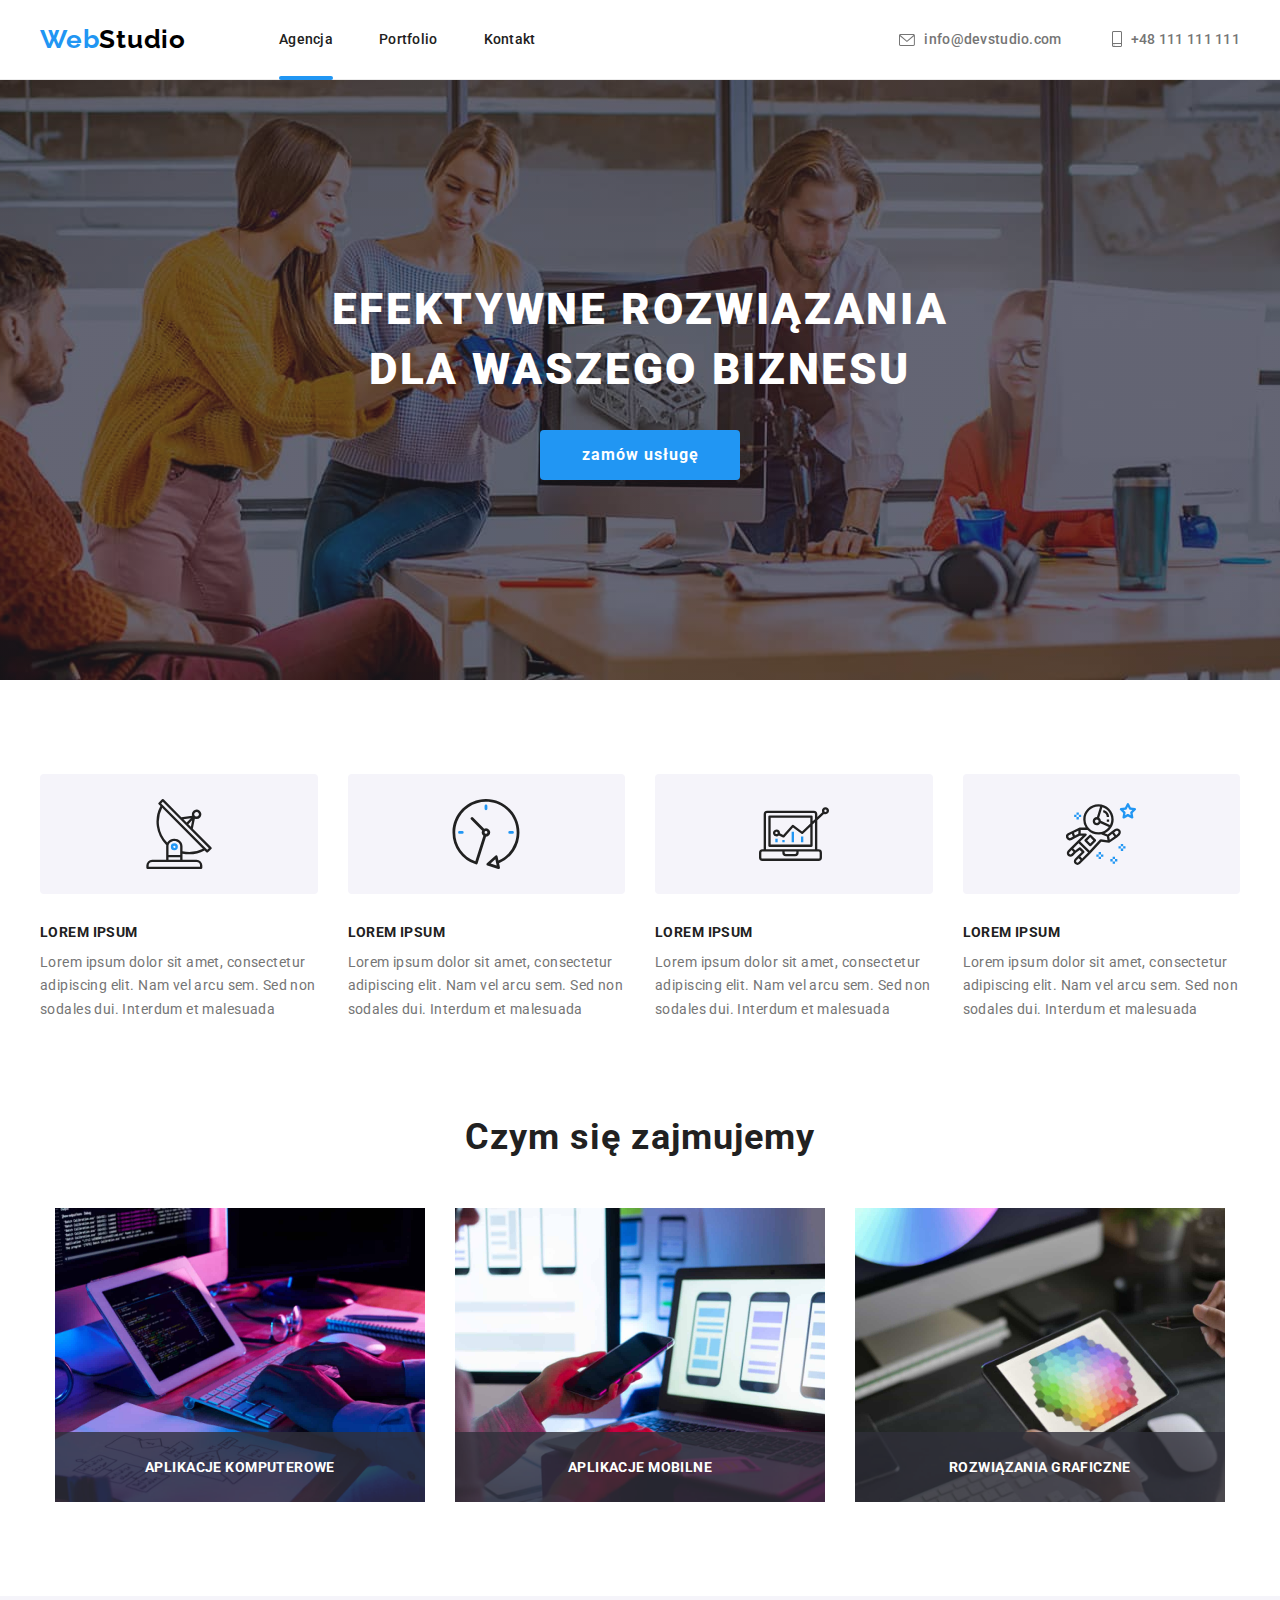
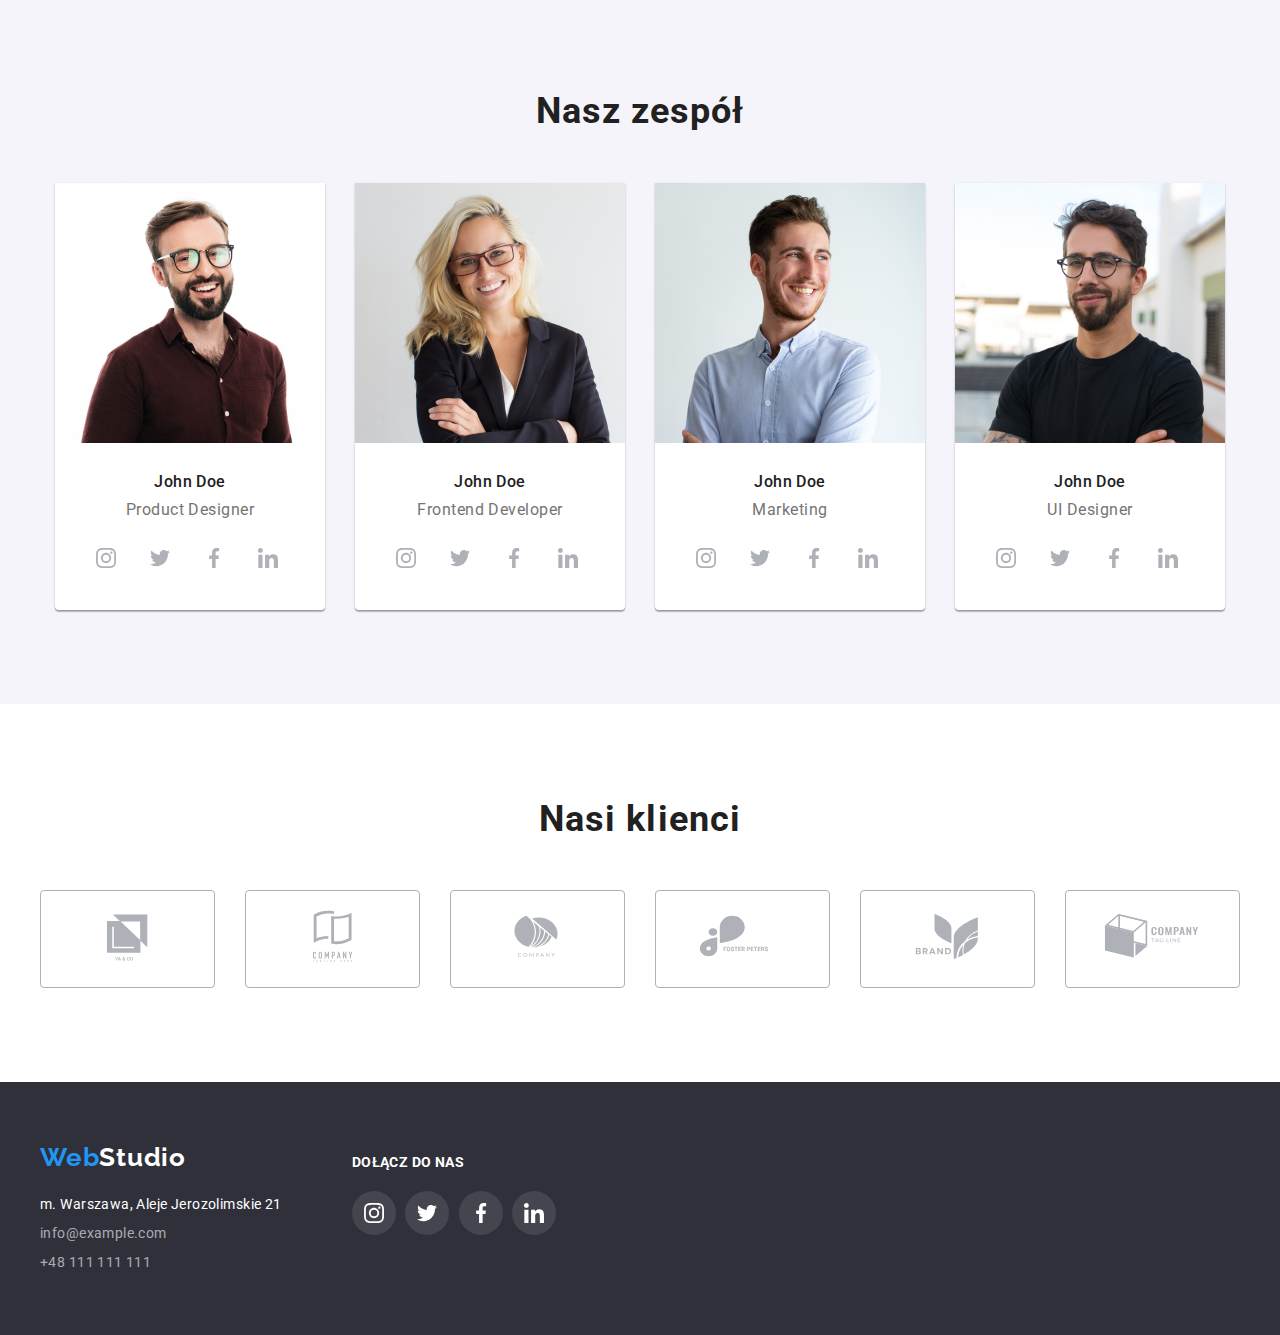
<file: index.html>
<!DOCTYPE html>
<html lang="pl">
  <head>
    <meta charset="UTF-8" />
    <meta http-equiv="X-UA-Compatible" content="IE=edge" />
    <meta name="viewport" content="width=device-width, initial-scale=1.0" />
    <title>Studio</title>
    <link
      rel="stylesheet"
      href="https://cdnjs.cloudflare.com/ajax/libs/modern-normalize/1.0.0/modern-normalize.min.css"
    />
    <link rel="preconnect" href="https://fonts.googleapis.com" />
    <link rel="preconnect" href="https://fonts.gstatic.com" crossorigin />
    <link
      href="https://fonts.googleapis.com/css2?family=Raleway:wght@700&family=Roboto:wght@400;500;700;900&display=swap"
      rel="stylesheet"
    />
    <link rel="stylesheet" href="css/styles.css" />
  </head>
  <body>
    <!--nagłówek-->
    <header class="header">
      <div class="container">
        <div class="sub-container sub-container-left">
          <a class="link link-logo" href="./index.html"
            ><span class="logo">Web</span>Studio</a
          >
          <nav>
            <ul class="sub-container sub-container-nav">
              <li>
                <a class="link link-nav current-page" href="./index.html"
                  >Agencja</a
                >
              </li>
              <li>
                <a class="link link-nav" href="./portfolio.html">Portfolio</a>
              </li>
              <li>
                <a class="link link-nav" href="#">Kontakt</a>
              </li>
            </ul>
          </nav>
        </div>
        <div>
          <ul class="sub-container sub-container-right">
            <li>
              <a class="link link-contact" href="mailto:info@devstudio.com">
                <svg
                  width="16"
                  height="12"
                  class="icon icon-header icon-envelope"
                >
                  <use href="./images/icons.svg#icon-envelope"></use>
                </svg>
                <p class="contact-details">info@devstudio.com</p></a
              >
            </li>
            <li>
              <a class="link link-contact" href="tel:+48111111111">
                <svg
                  width="10"
                  height="16"
                  class="icon icon-header icon-smartphone"
                >
                  <use href="./images/icons.svg#icon-smartphone"></use>
                </svg>
                <p class="contact-details">+48 111 111 111</p></a
              >
            </li>
          </ul>
        </div>
      </div>
    </header>
    <!--sekcja główna-->
    <main>
      <section class="landing-page dark">
        <div class="container">
          <h1 class="text-header text-header-large">
            efektywne rozwiązania dla waszego biznesu
          </h1>
          <button class="button" type="button" data-modal-open>
            zamów usługę
          </button>
          <div class="backdrop is-hidden" data-modal>
            <div class="modal">
              <button class="button-close" type="button" data-modal-close>
                <svg width="18" height="18">
                  <use href="./images/icons.svg#icon-close"></use>
                </svg>
              </button>
            </div>
          </div>
        </div>
      </section>
      <!--nasze atuty-->
      <section class="section">
        <ul class="assets container">
          <li>
            <figure class="figure">
              <div class="asset-item">
                <svg class="icon" width="70" height="70">
                  <use href="./images/icons.svg#icon-antenna-1"></use>
                </svg>
              </div>
              <figcaption>
                <h3 class="text-header text-header-medium">lorem ipsum</h3>
                <p class="description">
                  Lorem ipsum dolor sit amet, consectetur adipiscing elit. Nam
                  vel arcu sem. Sed non sodales dui. Interdum et malesuada
                </p>
              </figcaption>
            </figure>
          </li>
          <li>
            <figure class="figure">
              <div class="asset-item">
                <svg class="icon" width="70" height="70">
                  <use href="./images/icons.svg#icon-clock-1"></use>
                </svg>
              </div>
              <figcaption>
                <h3 class="text-header text-header-medium">lorem ipsum</h3>
                <p class="description">
                  Lorem ipsum dolor sit amet, consectetur adipiscing elit. Nam
                  vel arcu sem. Sed non sodales dui. Interdum et malesuada
                </p>
              </figcaption>
            </figure>
          </li>
          <li>
            <figure class="figure">
              <div class="asset-item">
                <svg class="icon" width="70" height="70">
                  <use href="./images/icons.svg#icon-diagram-1"></use>
                </svg>
              </div>
              <figcaption>
                <h3 class="text-header text-header-medium">lorem ipsum</h3>
                <p class="description">
                  Lorem ipsum dolor sit amet, consectetur adipiscing elit. Nam
                  vel arcu sem. Sed non sodales dui. Interdum et malesuada
                </p>
              </figcaption>
            </figure>
          </li>
          <li>
            <figure class="figure">
              <div class="asset-item">
                <svg class="icon" width="70" height="70">
                  <use href="./images/icons.svg#icon-astronaut-1"></use>
                </svg>
              </div>
              <figcaption>
                <h3 class="text-header text-header-medium">lorem ipsum</h3>
                <p class="description">
                  Lorem ipsum dolor sit amet, consectetur adipiscing elit. Nam
                  vel arcu sem. Sed non sodales dui. Interdum et malesuada
                </p>
              </figcaption>
            </figure>
          </li>
        </ul>
      </section>
      <!--oferta-->
      <section class="section section-middle what-we-do">
        <h2 class="text-header text-header-big">Czym się zajmujemy</h2>
        <ul class="container">
          <li class="li">
            <img
              class="img"
              src="./images/panel_1.jpg"
              width="370"
              height="294"
              alt="tworzenie stron www"
            />
            <div class="label">
              <h3 class="text-header text-header-medium">
                aplikacje komputerowe
              </h3>
            </div>
          </li>
          <li class="li">
            <img
              class="img"
              src="./images/panel_2.jpg"
              width="370"
              height="294"
              alt="aplikacje mobilne"
            />
            <div class="label">
              <h3 class="text-header text-header-medium">aplikacje mobilne</h3>
            </div>
          </li>
          <li class="li">
            <img
              class="img"
              src="./images/panel_3.jpg"
              width="370"
              height="294"
              alt="grafika komputerowa"
            />
            <div class="label">
              <h3 class="text-header text-header-medium">
                rozwiązania graficzne
              </h3>
            </div>
          </li>
        </ul>
      </section>
      <!--team-->
      <section class="section team">
        <h2 class="text-header text-header-big">Nasz zespół</h2>
        <ul class="container">
          <li>
            <figure class="figure">
              <img
                class="img"
                src="./images/team_1.jpg"
                width="270"
                height="260"
                alt="Product Designer"
              />
              <figcaption>
                <h4 class="text-header text-header-small">John Doe</h4>
                <p class="description">Product Designer</p>
                <ul class="social-box">
                  <li class="social-item">
                    <a href="#" class="link link-social" target="_blank">
                      <svg width="20" height="20" class="icon icon-team">
                        <use href="./images/icons.svg#icon-instagram-1"></use>
                      </svg>
                    </a>
                  </li>
                  <li class="social-item">
                    <a href="#" class="link link-social" target="_blank">
                      <svg width="20" height="20" class="icon icon-team">
                        <use href="./images/icons.svg#icon-twitter-1"></use>
                      </svg>
                    </a>
                  </li>
                  <li class="social-item">
                    <a href="#" class="link link-social" target="_blank">
                      <svg width="20" height="20" class="icon icon-team">
                        <use href="./images/icons.svg#icon-facebook-1"></use>
                      </svg>
                    </a>
                  </li>
                  <li class="social-item">
                    <a href="#" class="link link-social" target="_blank">
                      <svg width="20" height="20" class="icon icon-team">
                        <use href="./images/icons.svg#icon-linkedin-1"></use>
                      </svg>
                    </a>
                  </li>
                </ul>
              </figcaption>
            </figure>
          </li>
          <li>
            <figure class="figure">
              <img
                class="img"
                src="./images/team_2.jpg"
                width="270"
                height="260"
                alt="Frontend Developer"
              />
              <figcaption>
                <h4 class="text-header text-header-small">John Doe</h4>
                <p class="description">Frontend Developer</p>
                <ul class="social-box">
                  <li class="social-item">
                    <a href="#" class="link link-social" target="_blank">
                      <svg width="20" height="20" class="icon icon-team">
                        <use href="./images/icons.svg#icon-instagram-1"></use>
                      </svg>
                    </a>
                  </li>
                  <li class="social-item">
                    <a href="#" class="link link-social" target="_blank">
                      <svg width="20" height="20" class="icon icon-team">
                        <use href="./images/icons.svg#icon-twitter-1"></use>
                      </svg>
                    </a>
                  </li>
                  <li class="social-item">
                    <a href="#" class="link link-social" target="_blank">
                      <svg width="20" height="20" class="icon icon-team">
                        <use href="./images/icons.svg#icon-facebook-1"></use>
                      </svg>
                    </a>
                  </li>
                  <li class="social-item">
                    <a href="#" class="link link-social" target="_blank">
                      <svg width="20" height="20" class="icon icon-team">
                        <use href="./images/icons.svg#icon-linkedin-1"></use>
                      </svg>
                    </a>
                  </li>
                </ul>
              </figcaption>
            </figure>
          </li>
          <li>
            <figure class="figure">
              <img
                class="img"
                src="./images/team_3.jpg"
                width="270"
                height="260"
                alt="Marketing"
              />
              <figcaption>
                <h4 class="text-header text-header-small">John Doe</h4>
                <p class="description">Marketing</p>
                <ul class="social-box">
                  <li class="social-item">
                    <a href="#" class="link link-social" target="_blank">
                      <svg width="20" height="20" class="icon icon-team">
                        <use href="./images/icons.svg#icon-instagram-1"></use>
                      </svg>
                    </a>
                  </li>
                  <li class="social-item">
                    <a href="#" class="link link-social" target="_blank">
                      <svg width="20" height="20" class="icon icon-team">
                        <use href="./images/icons.svg#icon-twitter-1"></use>
                      </svg>
                    </a>
                  </li>
                  <li class="social-item">
                    <a href="#" class="link link-social" target="_blank">
                      <svg width="20" height="20" class="icon icon-team">
                        <use href="./images/icons.svg#icon-facebook-1"></use>
                      </svg>
                    </a>
                  </li>
                  <li class="social-item">
                    <a href="#" class="link link-social" target="_blank">
                      <svg width="20" height="20" class="icon icon-team">
                        <use href="./images/icons.svg#icon-linkedin-1"></use>
                      </svg>
                    </a>
                  </li>
                </ul>
              </figcaption>
            </figure>
          </li>
          <li>
            <figure class="figure">
              <img
                class="img"
                src="./images/team_4.jpg"
                width="270"
                height="260"
                alt="UI Designer"
              />
              <figcaption>
                <h4 class="text-header text-header-small">John Doe</h4>
                <p class="description">UI Designer</p>
                <ul class="social-box">
                  <li class="social-item">
                    <a href="#" class="link link-social" target="_blank">
                      <svg width="20" height="20" class="icon icon-team">
                        <use href="./images/icons.svg#icon-instagram-1"></use>
                      </svg>
                    </a>
                  </li>
                  <li class="social-item">
                    <a href="#" class="link link-social" target="_blank">
                      <svg width="20" height="20" class="icon icon-team">
                        <use href="./images/icons.svg#icon-twitter-1"></use>
                      </svg>
                    </a>
                  </li>
                  <li class="social-item">
                    <a href="#" class="link link-social" target="_blank">
                      <svg width="20" height="20" class="icon icon-team">
                        <use href="./images/icons.svg#icon-facebook-1"></use>
                      </svg>
                    </a>
                  </li>
                  <li class="social-item">
                    <a href="#" class="link link-social" target="_blank">
                      <svg width="20" height="20" class="icon icon-team">
                        <use href="./images/icons.svg#icon-linkedin-1"></use>
                      </svg>
                    </a>
                  </li>
                </ul>
              </figcaption>
            </figure>
          </li>
        </ul>
      </section>
      <!--klienci-->
      <section class="section clients">
        <h2 class="text-header text-header-big">Nasi klienci</h2>
        <ul class="container">
          <li class="li">
            <a href="#" class="link link-client" target="_blank">
              <svg class="icon icon-client" width="106" height="60">
                <use href="./images/icons.svg#icon-client-1"></use>
              </svg>
            </a>
          </li>
          <li class="li">
            <a href="#" class="link link-client" target="_blank">
              <svg class="icon icon-client" width="106" height="60">
                <use href="./images/icons.svg#icon-client-2"></use>
              </svg>
            </a>
          </li>
          <li class="li">
            <a href="#" class="link link-client" target="_blank">
              <svg class="icon icon-client" width="106" height="60">
                <use href="./images/icons.svg#icon-client-3"></use>
              </svg>
            </a>
          </li>
          <li class="li">
            <a href="#" class="link link-client" target="_blank">
              <svg class="icon icon-client" width="106" height="60">
                <use href="./images/icons.svg#icon-client-4"></use>
              </svg>
            </a>
          </li>
          <li class="li">
            <a href="#" class="link link-client" target="_blank">
              <svg class="icon icon-client" width="106" height="60">
                <use href="./images/icons.svg#icon-client-5"></use>
              </svg>
            </a>
          </li>
          <li class="li">
            <a href="#" class="link link-client" target="_blank">
              <svg class="icon icon-client" width="106" height="60">
                <use href="./images/icons.svg#icon-client-6"></use>
              </svg>
            </a>
          </li>
        </ul>
      </section>
    </main>
    <!--stopka-->
    <footer class="footer">
      <div class="container">
        <div class="sub-container sub-container-address">
          <a class="link link-logo" href="./index.html"
            ><span class="logo">Web</span>Studio</a
          >
          <address class="address">
            <p>m. Warszawa, Aleje Jerozolimskie 21</p>
            <a class="link link-contact" href="mailto:info@example.com"
              >info@example.com</a
            ><br />
            <a class="link link-contact" href="tel:+48111111111"
              >+48 111 111 111</a
            >
          </address>
        </div>
        <div class="social">
          <h3 class="text-header text-header-medium">dołącz do nas</h3>
          <ul>
            <li class="social-item social-item-footer">
              <a href="#" class="link link-social" target="_blank">
                <svg width="20" height="20" class="icon icon-footer">
                  <use href="./images/icons.svg#icon-instagram-1"></use>
                </svg>
              </a>
            </li>
            <li class="social-item social-item-footer">
              <a href="#" class="link link-social" target="_blank">
                <svg width="20" height="20" class="icon icon-footer">
                  <use href="./images/icons.svg#icon-twitter-1"></use>
                </svg>
              </a>
            </li>
            <li class="social-item social-item-footer">
              <a href="#" class="link link-social" target="_blank">
                <svg width="20" height="20" class="icon icon-footer">
                  <use href="./images/icons.svg#icon-facebook-1"></use>
                </svg>
              </a>
            </li>
            <li class="social-item social-item-footer">
              <a href="#" class="link link-social" target="_blank">
                <svg width="20" height="20" class="icon icon-footer">
                  <use href="./images/icons.svg#icon-linkedin-1"></use>
                </svg>
              </a>
            </li>
          </ul>
        </div>
      </div>
    </footer>
    <script src="./modal.js"></script>
  </body>
</html>
</file>
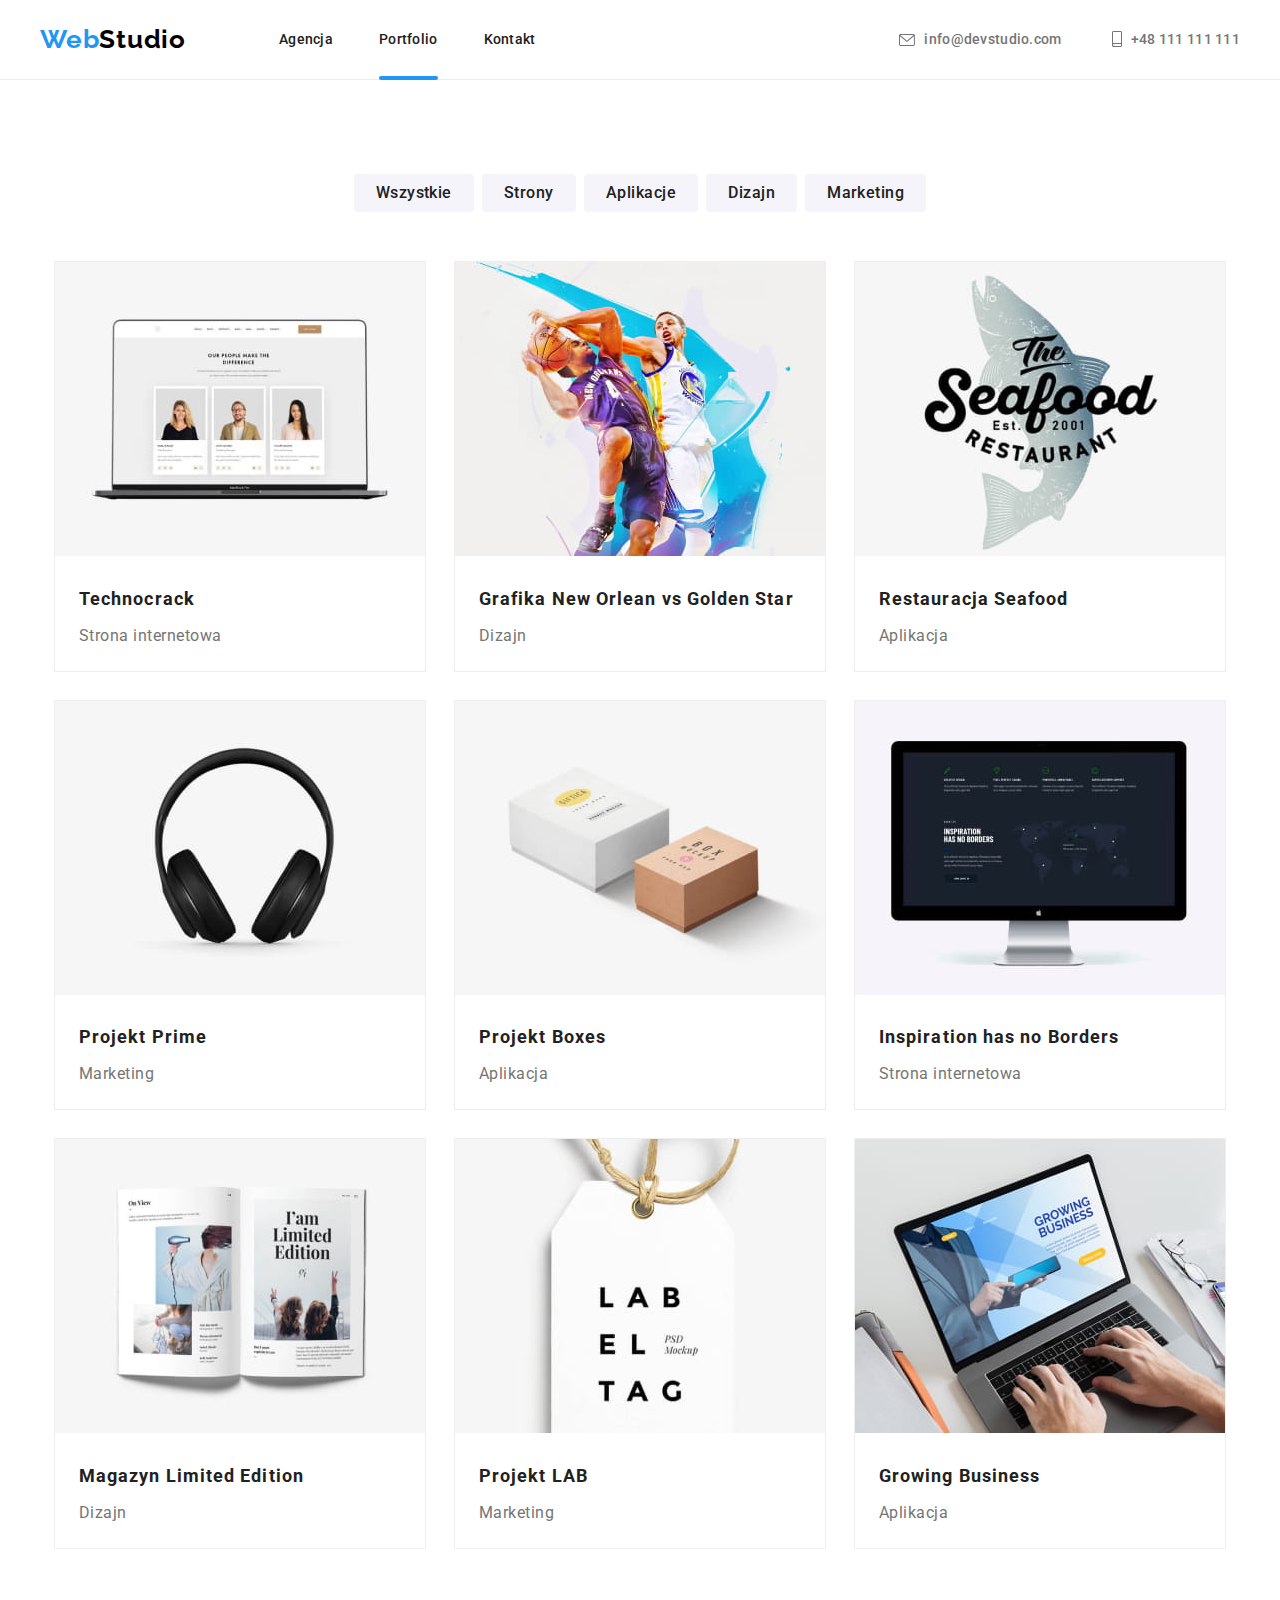
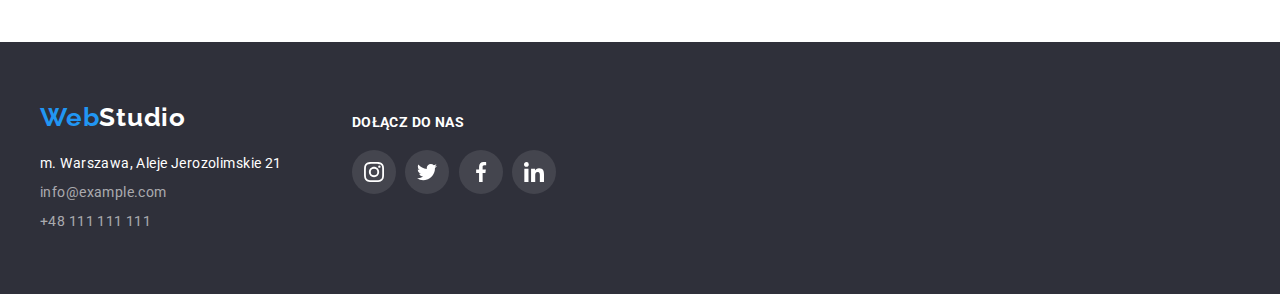
<file: portfolio.html>
<!DOCTYPE html>
<html lang="pl">
  <head>
    <meta charset="UTF-8" />
    <meta http-equiv="X-UA-Compatible" content="IE=edge" />
    <meta name="viewport" content="width=device-width, initial-scale=1.0" />
    <title>Portfolio</title>
    <link
      rel="stylesheet"
      href="https://cdnjs.cloudflare.com/ajax/libs/modern-normalize/1.0.0/modern-normalize.min.css"
    />
    <link rel="preconnect" href="https://fonts.googleapis.com" />
    <link rel="preconnect" href="https://fonts.gstatic.com" crossorigin />
    <link
      href="https://fonts.googleapis.com/css2?family=Raleway:wght@700&family=Roboto:wght@400;500;700;900&display=swap"
      rel="stylesheet"
    />
    <link rel="stylesheet" href="css/styles.css" />
  </head>
  <body>
    <!--nagłówek-->
    <header class="header">
      <div class="container">
        <div class="sub-container sub-container-left">
          <a class="link link-logo" href="./index.html"
            ><span class="logo">Web</span>Studio</a
          >
          <nav>
            <ul class="sub-container sub-container-nav">
              <li>
                <a class="link link-nav" href="./index.html">Agencja</a>
              </li>
              <li>
                <a class="link link-nav current-page" href="./portfolio.html"
                  >Portfolio</a
                >
              </li>
              <li>
                <a class="link link-nav" href="#">Kontakt</a>
              </li>
            </ul>
          </nav>
        </div>
        <div>
          <ul class="sub-container sub-container-right">
            <li>
              <a class="link link-contact" href="mailto:info@devstudio.com">
                <svg
                  width="16"
                  height="12"
                  class="icon icon-header icon-envelope"
                >
                  <use href="./images/icons.svg#icon-envelope"></use>
                </svg>
                <p class="contact-details">info@devstudio.com</p></a
              >
            </li>
            <li>
              <a class="link link-contact" href="tel:+48111111111">
                <svg
                  width="10"
                  height="16"
                  class="icon icon-header icon-smartphone"
                >
                  <use href="./images/icons.svg#icon-smartphone"></use>
                </svg>
                <p class="contact-details">+48 111 111 111</p></a
              >
            </li>
          </ul>
        </div>
      </div>
    </header>
    <!--sekcja główna-->
    <main>
      <!--przyciski filtrów-->
      <section class="section">
        <div class="filter">
          <ul>
            <li>
              <button class="button button-first" type="button">
                Wszystkie
              </button>
            </li>
            <li><button class="button" type="button">Strony</button></li>
            <li><button class="button" type="button">Aplikacje</button></li>
            <li><button class="button" type="button">Dizajn</button></li>
            <li>
              <button class="button button-last" type="button">
                Marketing
              </button>
            </li>
          </ul>
        </div>
        <!--aplikacje-->
        <ul class="projects container">
          <li>
            <figure class="figure">
              <img
                src="./images/portfolio_1.jpg"
                width="370"
                height="294"
                alt="strona internetowa firmy Technocrack"
              />
              <div class="overlay-box">
                <div class="overlay">
                  <p class="description">
                    Technocrack jest popularną platformą wykorzystywaną do
                    rozpowszechniania koronawirusa. Firmy wykorzystują tę
                    platformę do celów szpiegowskich i ataków na
                    niezabezpieczone serwery konkurencji
                  </p>
                </div>
              </div>
              <figcaption>
                <h2 class="text-header text-header-big">Technocrack</h2>
                <h3 class="text-header text-header-medium">
                  Strona internetowa
                </h3>
              </figcaption>
            </figure>
            <!-- </div> -->
          </li>
          <li>
            <figure class="figure">
              <img
                src="./images/portfolio_2.jpg"
                width="370"
                height="294"
                alt="Plakat przedstawiający pojedynek dwóch koszykarzy"
              />
              <div class="overlay-box">
                <div class="overlay">
                  <p class="description">
                    Technocrack jest popularną platformą wykorzystywaną do
                    rozpowszechniania koronawirusa. Firmy wykorzystują tę
                    platformę do celów szpiegowskich i ataków na
                    niezabezpieczone serwery konkurencji
                  </p>
                </div>
              </div>
              <figcaption>
                <h2 class="text-header text-header-big">
                  Grafika New Orlean vs Golden Star
                </h2>
                <h3 class="text-header text-header-medium">Dizajn</h3>
              </figcaption>
            </figure>
          </li>
          <li>
            <figure class="figure">
              <img
                src="./images/portfolio_3.jpg"
                width="370"
                height="294"
                alt="logo restauracji Seafood"
              />
              <div class="overlay-box">
                <div class="overlay">
                  <p class="description">
                    Technocrack jest popularną platformą wykorzystywaną do
                    rozpowszechniania koronawirusa. Firmy wykorzystują tę
                    platformę do celów szpiegowskich i ataków na
                    niezabezpieczone serwery konkurencji
                  </p>
                </div>
              </div>
              <figcaption>
                <h2 class="text-header text-header-big">Restauracja Seafood</h2>
                <h3 class="text-header text-header-medium">Aplikacja</h3>
              </figcaption>
            </figure>
          </li>
          <li>
            <figure class="figure">
              <img
                src="./images/portfolio_4.jpg"
                width="370"
                height="294"
                alt="słuchawki nauszne"
              />
              <div class="overlay-box">
                <div class="overlay">
                  <p class="description">
                    Technocrack jest popularną platformą wykorzystywaną do
                    rozpowszechniania koronawirusa. Firmy wykorzystują tę
                    platformę do celów szpiegowskich i ataków na
                    niezabezpieczone serwery konkurencji
                  </p>
                </div>
              </div>
              <figcaption>
                <h2 class="text-header text-header-big">Projekt Prime</h2>
                <h3 class="text-header text-header-medium">Marketing</h3>
              </figcaption>
            </figure>
          </li>
          <li>
            <figure class="figure">
              <img
                src="./images/portfolio_5.jpg"
                width="370"
                height="294"
                alt="opakowania z logotypami"
              />
              <div class="overlay-box">
                <div class="overlay">
                  <p class="description">
                    Technocrack jest popularną platformą wykorzystywaną do
                    rozpowszechniania koronawirusa. Firmy wykorzystują tę
                    platformę do celów szpiegowskich i ataków na
                    niezabezpieczone serwery konkurencji
                  </p>
                </div>
              </div>
              <figcaption>
                <h2 class="text-header text-header-big">Projekt Boxes</h2>
                <h3 class="text-header text-header-medium">Aplikacja</h3>
              </figcaption>
            </figure>
          </li>
          <li>
            <figure class="figure">
              <img
                src="./images/portfolio_6.jpg"
                width="370"
                height="294"
                alt="strona internetowa międzynarodowego projektu"
              />
              <div class="overlay-box">
                <div class="overlay">
                  <p class="description">
                    Technocrack jest popularną platformą wykorzystywaną do
                    rozpowszechniania koronawirusa. Firmy wykorzystują tę
                    platformę do celów szpiegowskich i ataków na
                    niezabezpieczone serwery konkurencji
                  </p>
                </div>
              </div>
              <figcaption>
                <h2 class="text-header text-header-big">
                  Inspiration has no Borders
                </h2>
                <h3 class="text-header text-header-medium">
                  Strona internetowa
                </h3>
              </figcaption>
            </figure>
          </li>
          <li>
            <figure class="figure">
              <img
                src="./images/portfolio_7.jpg"
                width="370"
                height="294"
                alt="lifestylowe czasopismo"
              />
              <div class="overlay-box">
                <div class="overlay">
                  <p class="description">
                    Technocrack jest popularną platformą wykorzystywaną do
                    rozpowszechniania koronawirusa. Firmy wykorzystują tę
                    platformę do celów szpiegowskich i ataków na
                    niezabezpieczone serwery konkurencji
                  </p>
                </div>
              </div>
              <figcaption>
                <h2 class="text-header text-header-big">
                  Magazyn Limited Edition
                </h2>
                <h3 class="text-header text-header-medium">Dizajn</h3>
              </figcaption>
            </figure>
          </li>
          <li>
            <figure class="figure">
              <img
                src="./images/portfolio_8.jpg"
                width="370"
                height="294"
                alt="etykieta z logotypem"
              />
              <div class="overlay-box">
                <div class="overlay">
                  <p class="description">
                    Technocrack jest popularną platformą wykorzystywaną do
                    rozpowszechniania koronawirusa. Firmy wykorzystują tę
                    platformę do celów szpiegowskich i ataków na
                    niezabezpieczone serwery konkurencji
                  </p>
                </div>
              </div>
              <figcaption>
                <h2 class="text-header text-header-big">Projekt LAB</h2>
                <h3 class="text-header text-header-medium">Marketing</h3>
              </figcaption>
            </figure>
          </li>
          <li>
            <figure class="figure">
              <img
                src="./images/portfolio_9.jpg"
                width="370"
                height="294"
                alt="użytkownik przegląda stronę internetową Growing Business na laptopie"
              />
              <div class="overlay-box">
                <div class="overlay">
                  <p class="description">
                    Technocrack jest popularną platformą wykorzystywaną do
                    rozpowszechniania koronawirusa. Firmy wykorzystują tę
                    platformę do celów szpiegowskich i ataków na
                    niezabezpieczone serwery konkurencji
                  </p>
                </div>
              </div>
              <figcaption>
                <h2 class="text-header text-header-big">Growing Business</h2>
                <h3 class="text-header text-header-medium">Aplikacja</h3>
              </figcaption>
            </figure>
          </li>
        </ul>
      </section>
    </main>
    <!--stopka-->
    <footer class="footer">
      <div class="container">
        <div class="sub-container sub-container-address">
          <a class="link link-logo" href="./index.html"
            ><span class="logo">Web</span>Studio</a
          >
          <address class="address">
            <p>m. Warszawa, Aleje Jerozolimskie 21</p>
            <a class="link link-contact" href="mailto:info@example.com"
              >info@example.com</a
            ><br />
            <a class="link link-contact" href="tel:+48111111111"
              >+48 111 111 111</a
            >
          </address>
        </div>
        <div class="social">
          <h3 class="text-header text-header-medium">dołącz do nas</h3>
          <ul>
            <li class="social-item social-item-footer">
              <a href="#" class="link link-social" target="_blank">
                <svg width="20" height="20" class="icon icon-footer">
                  <use href="./images/icons.svg#icon-instagram-1"></use>
                </svg>
              </a>
            </li>
            <li class="social-item social-item-footer">
              <a href="#" class="link link-social" target="_blank">
                <svg width="20" height="20" class="icon icon-footer">
                  <use href="./images/icons.svg#icon-twitter-1"></use>
                </svg>
              </a>
            </li>
            <li class="social-item social-item-footer">
              <a href="#" class="link link-social" target="_blank">
                <svg width="20" height="20" class="icon icon-footer">
                  <use href="./images/icons.svg#icon-facebook-1"></use>
                </svg>
              </a>
            </li>
            <li class="social-item social-item-footer">
              <a href="#" class="link link-social" target="_blank">
                <svg width="20" height="20" class="icon icon-footer">
                  <use href="./images/icons.svg#icon-linkedin-1"></use>
                </svg>
              </a>
            </li>
          </ul>
        </div>
      </div>
    </footer>
  </body>
</html>
</file>
<file: css/styles.css>
:root {
  --color-text-main: #212121;
  --color-text-secondary: #ffffff;
  --color-text-tertiary: #757575;
  --color-text-quaternary: #000000;
  --color-background-primary: #2f303a;
  --color-background-secondary: #ffffff;
  --color-background-tertiary: #f5f4fa;
  --color-background-quaternary: #ffffff1a;
  --color-selection: #2196f3;
  --color-border-primary: #ececec;
  --color-border-secondary: #eeeeee;
  --color-icon-primary: #afb1b8;
  --color-icon-secondary: #0000001a;
  --color-backdrop: #00000033;
}
body {
  font-family: Roboto, Arial, sans-serif;
  color: var(--color-text-main);
  margin: 0 auto;
}
h1,
h2,
h3,
h4,
h5,
h6,
p,
ul {
  margin: 0;
  padding: 0;
  border: 0;
}
.img {
  display: block;
}
/* rozmiar fontów */
.text-header-large {
  font-weight: 900;
  font-size: 44px;
  line-height: 1.36;
  letter-spacing: 0.06em;
  text-transform: uppercase;
  text-align: center;
  max-width: 696px;
}
.text-header-big {
  font-weight: 700;
  font-size: 36px;
  line-height: 1.17;
  letter-spacing: 0.03em;
  text-align: center;
}
.text-header-medium {
  font-weight: 700;
  font-size: 14px;
  line-height: 1.17;
  letter-spacing: 0.03em;
  text-transform: uppercase;
}
.text-header-small {
  font-weight: 500;
  line-height: 1.17;
  letter-spacing: 0.03em;
  text-align: center;
}
.projects .text-header-big {
  font-size: 18px;
  line-height: 2;
  letter-spacing: 0.06em;
  text-align: left;
}
.projects .text-header-medium {
  font-size: 16px;
  line-height: 1.88;
  font-weight: 400;
  color: var(--color-text-tertiary);
  text-transform: none;
}
.header {
  font-weight: 500;
  font-size: 14px;
  line-height: 1.17;
}
.link-logo {
  font-family: Raleway;
  font-weight: 700;
  font-size: 26px;
  line-height: 1.17;
  letter-spacing: 0.03em;
}
.assets .description {
  font-size: 14px;
  line-height: 1.71;
  letter-spacing: 0.03em;
  padding-top: 10px;
  color: var(--color-text-tertiary);
}
.label .text-header-medium {
  color: var(--color-text-secondary);
}
.team .description {
  line-height: 1.17;
  letter-spacing: 0.03em;
  color: var(--color-text-tertiary);
  text-align: center;
  padding-top: 10px;
  padding-bottom: 16px;
}
.projects .description {
  color: var(--color-text-secondary);
  font-size: 18px;
  line-height: 1.56;
  letter-spacing: 0.03em;
}
.footer {
  font-size: 14px;
  line-height: 1.71;
  padding-top: 60px;
  padding-bottom: 60px;
}
/* header */
.container {
  display: flex;
  max-width: 1200px;
  width: 100%;
  align-items: center;
  margin: 0 auto;
}
.header .container {
  justify-content: space-between;
  padding-top: 24px;
  padding-bottom: 25px;
}
.sub-container {
  display: flex;
  justify-content: space-between;
  list-style-type: none;
  align-items: center;
}
.sub-container-nav {
  margin-left: 93px;
}
.link-nav {
  margin-right: 46px;
  position: relative;
}
.current-page::after {
  content: "";
  position: absolute;
  left: 0;
  bottom: -33px;
  width: 100%;
  height: 4px;
  border-radius: 2px;
  background-color: var(--color-selection);
  cursor: auto;
}
.header .link-contact {
  margin-left: 50px;
}
.contact-details {
  display: inline-block;
}
.icon-envelope {
  vertical-align: middle;
}
.icon-smartphone {
  vertical-align: text-top;
}
/* landing-page */
.landing-page {
  max-height: 600px;
  background: linear-gradient(
      to top,
      rgba(47, 48, 58, 0.4),
      rgba(47, 48, 58, 0.4)
    ),
    url(../images/landing_page.jpg) no-repeat center;
}
.landing-page .container {
  flex-direction: column;
  align-content: center;
  padding-top: 200px;
  padding-bottom: 200px;
  gap: 30px;
}
.section {
  padding-top: 94px;
  padding-bottom: 94px;
}
.section-middle {
  padding-top: 0;
}
/* modal */
.backdrop {
  position: fixed;
  width: 100%;
  height: 100%;
  top: 0;
  background-color: var(--color-backdrop);
}
.modal {
  position: absolute;
  z-index: 1;
  display: block;
  width: 528px;
  height: 581px;
  top: 50%;
  left: 50%;
  background-color: var(--color-background-secondary);
  border-radius: 4px;
  box-shadow: 0px 1px 3px rgba(0, 0, 0, 0.12), 0px 1px 1px rgba(0, 0, 0, 0.14),
    0px 2px 1px rgba(0, 0, 0, 0.2);
  visibility: visible;
  opacity: 1;
  transform: translateX(-50%) translateY(-50%) scale(1);
  transition-property: visibility, opacity, transform;
  transition-duration: 250ms;
  transition-timing-function: cubic-bezier(0.4, 0, 0.2, 1);
}
.is-hidden {
  pointer-events: none;
  visibility: hidden;
  opacity: 0;
  transition-delay: 250ms;
}
.is-hidden .modal {
  transform: translateX(-50%) translateY(-50%) scale(0);
}
.button-close {
  position: absolute;
  top: 8px;
  right: 8px;
  height: 30px;
  width: 30px;
  display: flex;
  justify-content: center;
  align-items: center;
  border-radius: 50%;
  border: 1px solid var(--color-icon-secondary);
  background-color: var(--color-background-secondary);
}
.button-close:hover {
  cursor: pointer;
}
/* assets */
.assets .figure {
  margin: 0;
}
.assets.container {
  gap: 30px;
  list-style-type: none;
}
.asset-item {
  min-height: 120px;
  padding-top: 25px;
  padding-bottom: 25px;
  background-color: var(--color-background-tertiary);
  border-radius: 4px;
}
.assets .icon {
  display: block;
  margin: 0 auto;
}
.assets .text-header {
  padding-top: 30px;
}
/* what-we-do */
.what-we-do .container {
  justify-content: space-between;
  list-style-type: none;
  padding-left: 15px;
  padding-right: 15px;
  gap: 30px;
}
.section .text-header-big {
  padding-bottom: 50px;
}
.what-we-do .li {
  position: relative;
}
.what-we-do .label {
  display: flex;
  width: 100%;
  height: 70px;
  position: absolute;
  bottom: 0;
  background-color: rgba(47, 48, 58, 0.8);
  justify-content: center;
  align-items: center;
}
/* team */
.team .container {
  list-style-type: none;
  gap: 30px;
  padding-left: 15px;
  padding-right: 15px;
}
.team .figure {
  margin: 0;
  box-shadow: 0px 1px 3px rgba(0, 0, 0, 0.12), 0px 1px 1px rgba(0, 0, 0, 0.14),
    0px 2px 1px rgba(0, 0, 0, 0.2);
  border-radius: 0 0 4px 4px;
  flex-basis: calc((100% - 3 * 30px) / 4);
  background-color: var(--color-background-secondary);
}
.team .text-header-small {
  padding-top: 30px;
}
.social-box {
  text-align: center;
}
.social-item {
  display: inline-block;
  width: 44px;
  height: 44px;
  border-radius: 50%;
  padding: 12px;
  margin-bottom: 30px;
  margin-right: 6px;
  color: var(--color-icon-primary);
  transition-property: color, background-color;
  transition-duration: 250ms;
  transition-timing-function: cubic-bezier(0.4, 0, 0.2, 1);
}
.social-item:is(:hover, :focus) {
  color: var(--color-background-secondary);
  background-color: var(--color-selection);
  cursor: pointer;
}
.team .link {
  color: inherit;
}
.icon-team {
  fill: currentColor;
}
/* clients */
.clients .container {
  justify-content: center;
  gap: 30px;
}
.clients .li {
  list-style-type: none;
  min-height: 92px;
  padding-top: 16px;
  padding-bottom: 16px;
  flex-basis: calc((100% - 5 * 30px) / 6);
  text-align: center;
  color: var(--color-icon-primary);
  border: 1px solid;
  border-radius: 4px;
  transition-property: color;
  transition-duration: 250ms;
  transition-timing-function: cubic-bezier(0.4, 0, 0.2, 1);
}
.clients .li:is(:hover, :focus) {
  cursor: pointer;
  color: var(--color-selection);
}
.link-client {
  color: inherit;
}
.icon-client {
  fill: currentColor;
}
/* portfolio */
.filter * {
  display: inline-block;
}
.filter {
  text-align: center;
  padding-bottom: 50px;
}
.projects .figure {
  position: relative;
  margin: 0;
  outline: 1px solid var(--color-border-secondary);
  flex-basis: calc((100% - 2 * 30px) / 3);
  transition-property: box-shadow;
  transition-duration: 250ms;
  transition-timing-function: cubic-bezier(0.4, 0, 0.2, 1);
}
.projects .figure:hover {
  cursor: pointer;
  box-shadow: 0px 1px 1px rgba(0, 0, 0, 0.12), 0px 4px 4px rgba(0, 0, 0, 0.06),
    1px 4px 6px rgba(0, 0, 0, 0.16);
}
.projects.container {
  flex-wrap: wrap;
  list-style-type: none;
  padding-left: 15px;
  padding-right: 15px;
  gap: 30px;
}
.projects .text-header-big {
  padding-top: 20px;
  padding-bottom: 2px;
  padding-left: 24px;
}
.projects .text-header-medium {
  padding-top: 2px;
  padding-bottom: 20px;
  padding-left: 24px;
}
.overlay-box {
  position: absolute;
  width: 100%;
  height: 294px;
  top: 0;
  left: 0;
  overflow: hidden;
}
.overlay {
  position: absolute;
  width: 100%;
  height: 100%;
  top: 0;
  left: 0;
  padding: 49px 45px 49px 24px;
  background-color: rgba(33, 150, 243, 0.9);
  transform: translateY(100%);
  transition-property: transform;
  transition-duration: 250ms;
  transition-timing-function: cubic-bezier(0.4, 0, 0.2, 1);
}
.projects .figure:hover .overlay {
  transform: translateY(0);
}
/* footer */
.footer * {
  font-style: normal;
  letter-spacing: 0.03em;
}
.footer .container {
  align-items: flex-start;
}
.sub-container-address {
  flex-direction: column;
  align-items: flex-start;
}
.address {
  padding-top: 20px;
}
.social {
  margin-left: 70px;
  padding-top: 12px;
}
.social-item-footer {
  background-color: var(--color-background-quaternary);
  margin-top: 20px;
}
.icon-footer {
  fill: var(--color-text-secondary);
}
/* kolory */
.header {
  border-bottom: 1px solid var(--color-border-primary);
  letter-spacing: 0.02em;
}
.header .link,
.footer .link {
  display: inline-block;
  text-decoration: none;
  color: inherit;
  transition-property: color;
  transition-duration: 250ms;
  transition-timing-function: cubic-bezier(0.4, 0, 0.2, 1);
}
.header .link-logo {
  color: var(--color-text-quaternary);
}
.header .link-contact {
  color: var(--color-text-tertiary);
}
.footer .link-contact {
  padding-top: 5px;
  color: rgba(255, 255, 255, 0.6);
}
.icon-header {
  display: inline-block;
  fill: currentColor;
  margin-right: 6px;
}
.link-nav:is(:hover, :focus),
.link-contact:is(:hover, :focus) {
  color: var(--color-selection);
  cursor: pointer;
}
.logo {
  color: var(--color-selection);
}
.landing-page .button {
  font-family: inherit;
  font-size: inherit;
  color: var(--color-text-secondary);
  background-color: var(--color-selection);
  font-weight: 700;
  line-height: 1.88;
  letter-spacing: 0.06em;
  padding: 10px 41px 10px 42px;
  border: 0;
  border-radius: 4px;
  transition-property: box-shadow;
  transition-duration: 250ms;
  transition-timing-function: cubic-bezier(0.4, 0, 0.2, 1);
}
.filter .button {
  font-family: inherit;
  font-size: inherit;
  color: inherit;
  background-color: var(--color-background-tertiary);
  font-weight: 500;
  line-height: 1.62;
  letter-spacing: 0.03em;
  padding: 6px 22px;
  border: 0;
  border-radius: 4px;
  margin-left: 2px;
  margin-right: 2px;
  transition-property: box-shadow, color, background-color;
  transition-duration: 250ms;
  transition-timing-function: cubic-bezier(0.4, 0, 0.2, 1);
}
.filter .button-first {
  margin-left: 0;
}
.filter .button-last {
  margin-right: 0;
}
.landing-page .button:is(:hover, :focus) {
  box-shadow: inset -2px -3px 1px rgba(0, 0, 0, 0.2),
    inset -2px -1px 2px rgba(0, 0, 0, 0.2), inset 2px 3px 1px rgba(0, 0, 0, 0.2),
    inset 2px 1px 2px rgba(0, 0, 0, 0.2);
}
.filter .button:is(:hover, :focus) {
  box-shadow: 0px 3px 1px rgba(0, 0, 0, 0.1), 0px 1px 2px rgba(0, 0, 0, 0.08),
    0px 2px 2px rgba(0, 0, 0, 0.12);
}
.button:is(:hover, :focus) {
  background-color: var(--color-selection);
  color: var(--color-text-secondary);
  cursor: pointer;
}
.dark,
.footer {
  background-color: var(--color-background-primary);
  color: var(--color-background-secondary);
}
.team {
  background-color: var(--color-background-tertiary);
}
</file>
